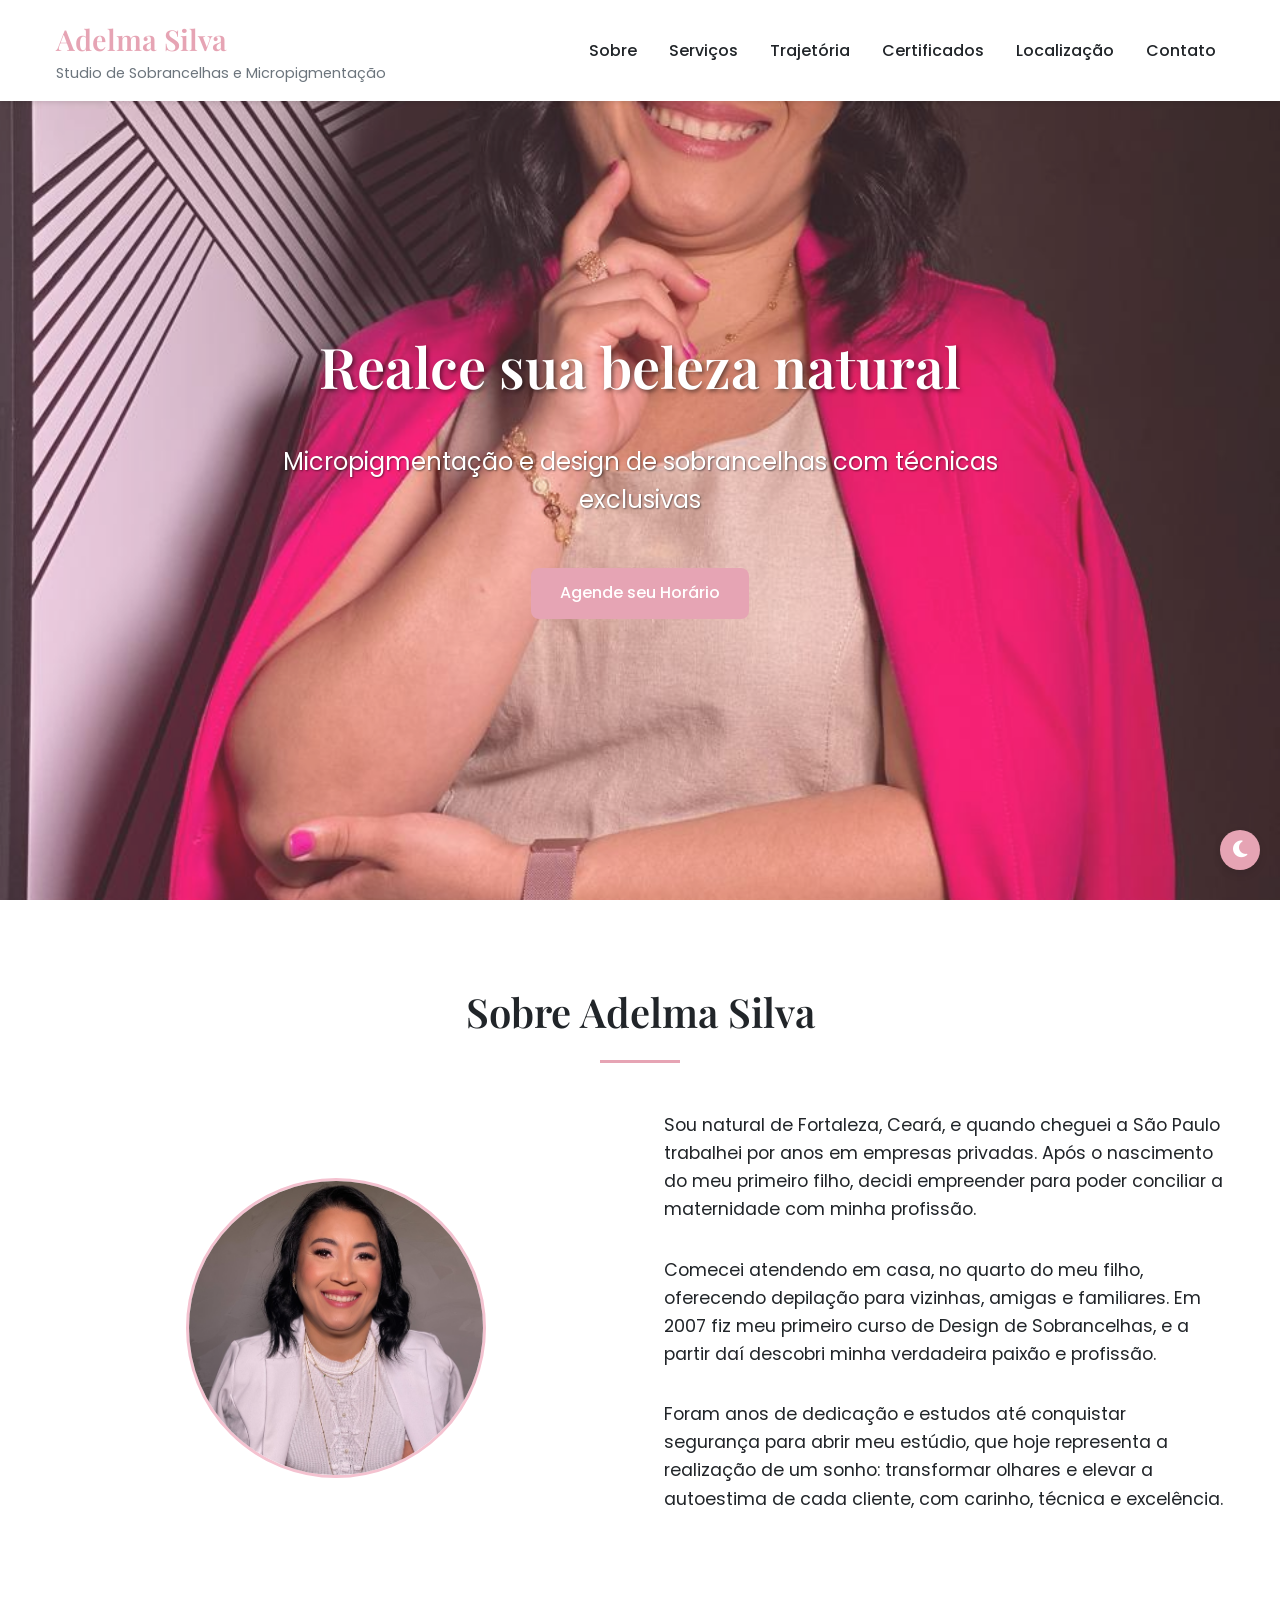
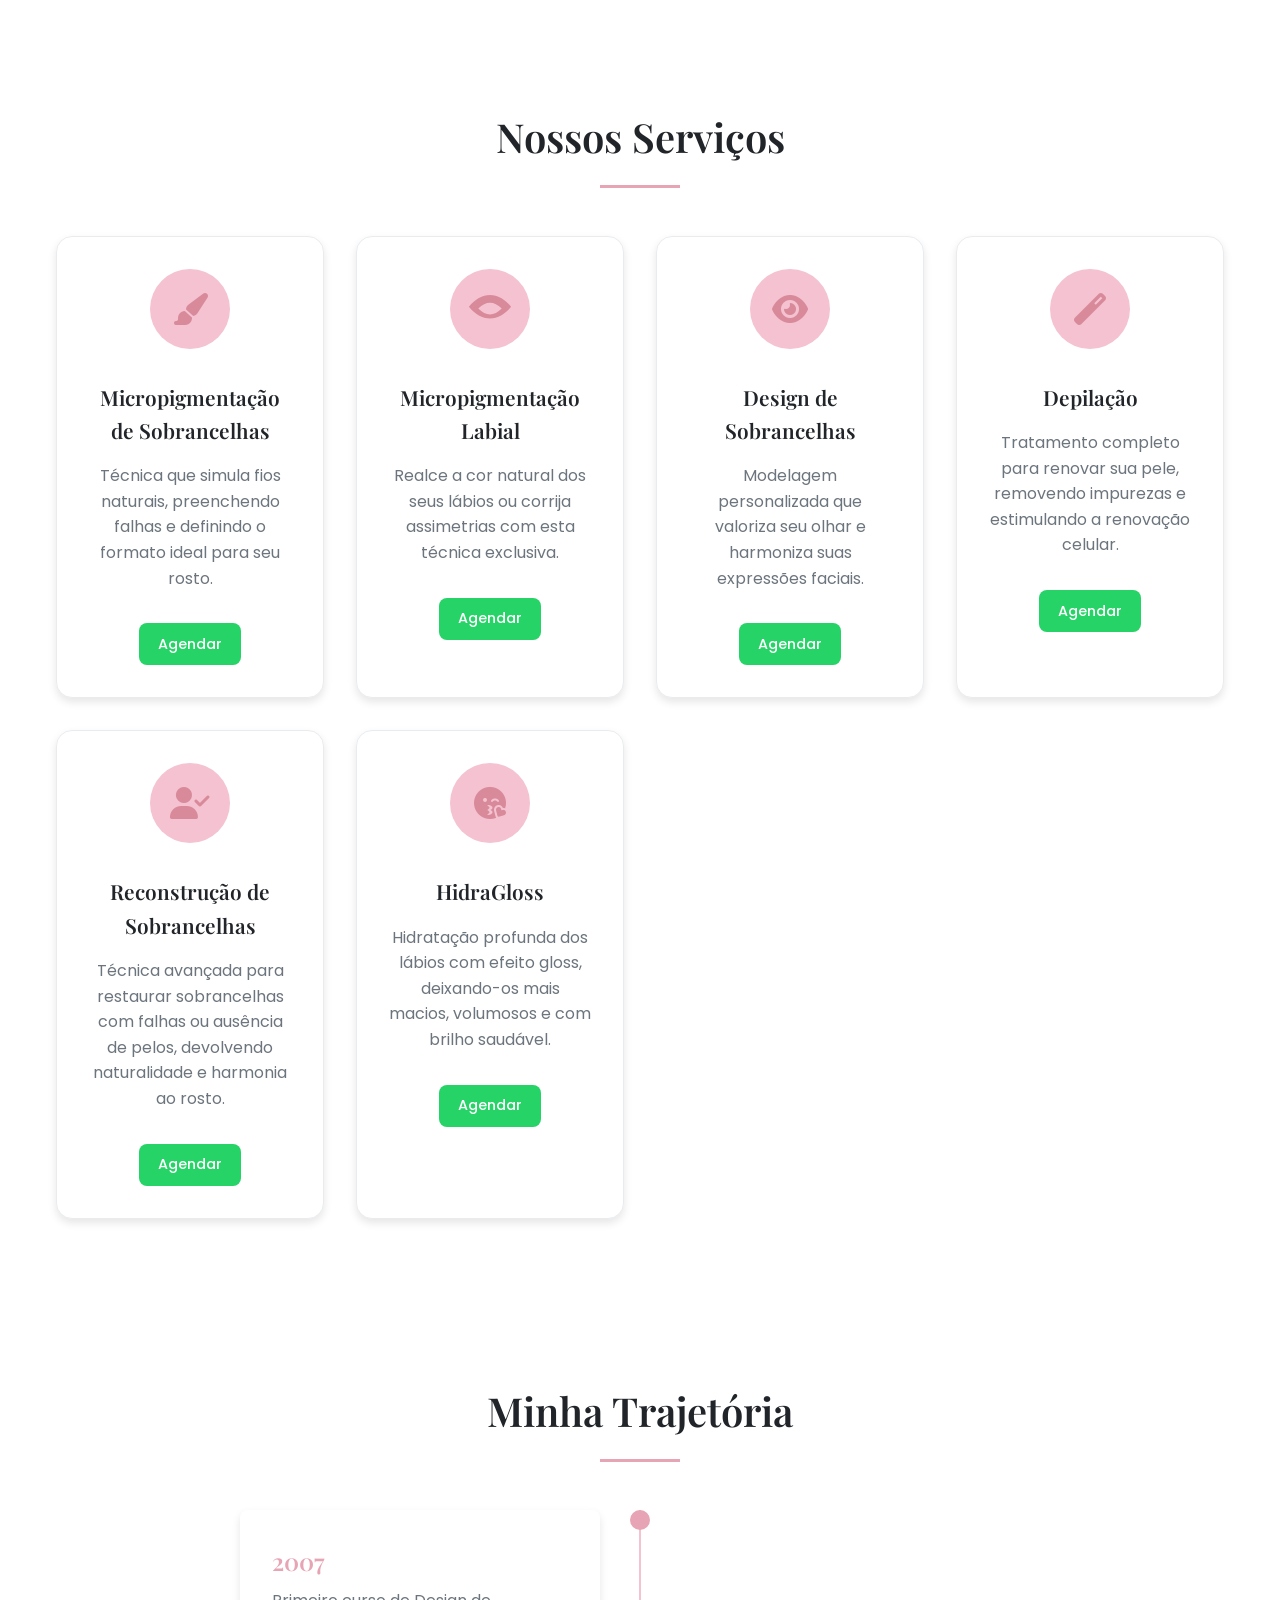
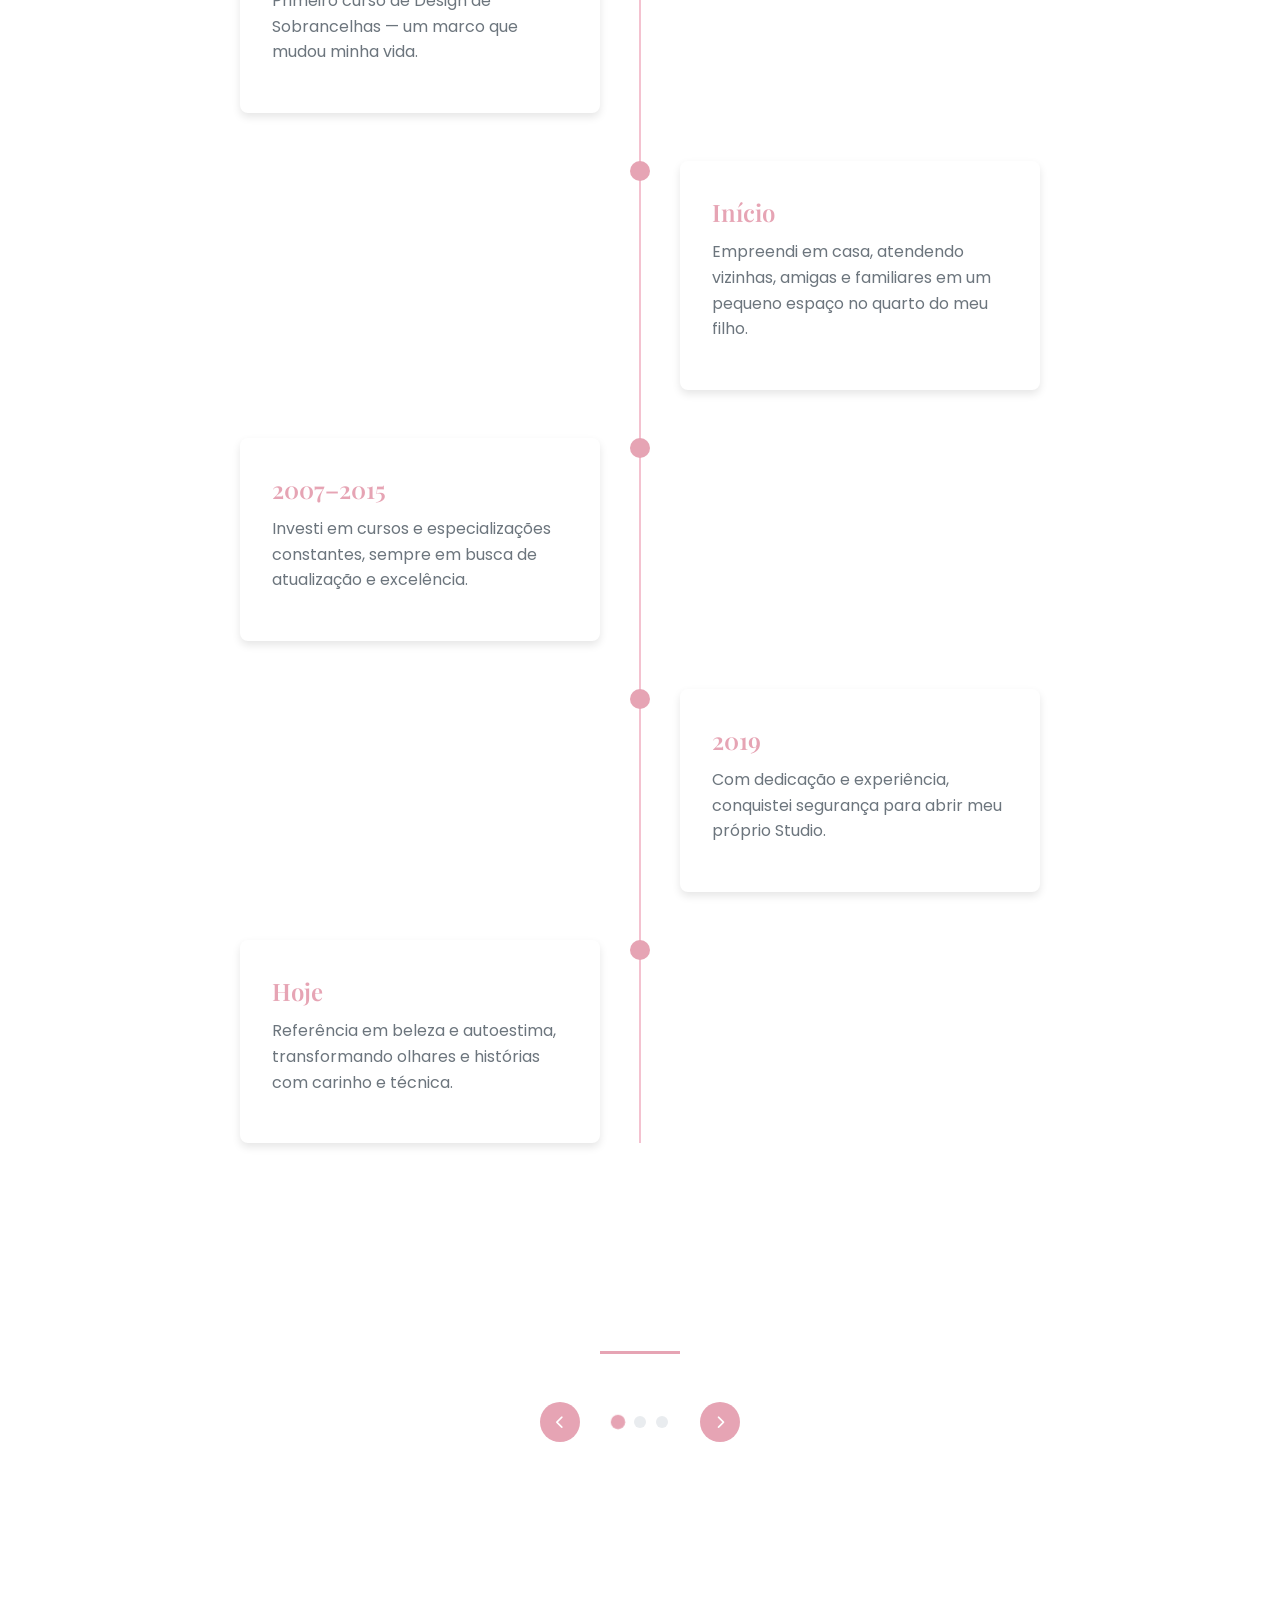
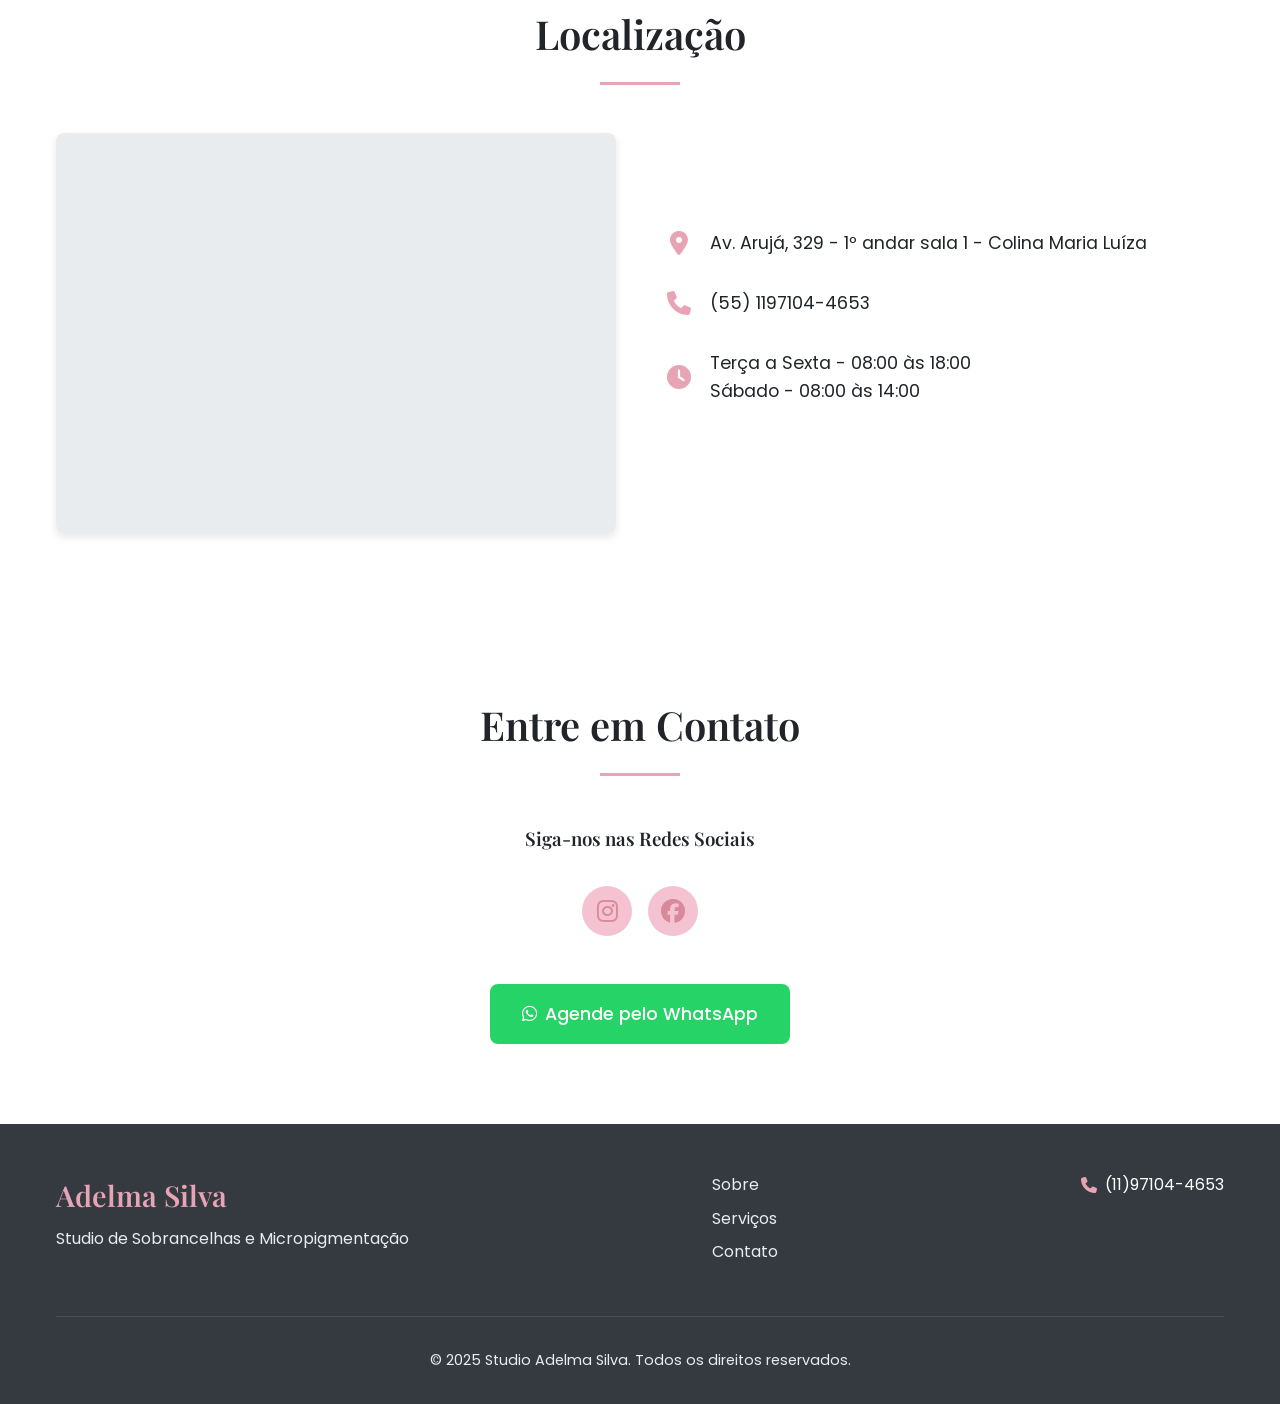
<file: index.html>
<!DOCTYPE html>
<html lang="pt-br">

<head>
    <meta charset="UTF-8">
    <meta name="viewport" content="width=device-width, initial-scale=1.0">
    <title>Adelma Silva Studio - Micropigmentação e Design de Sobrancelhas e Micropigmentação</title>
    <link rel="stylesheet" href="css/styles.css">
    <link rel="stylesheet" href="css/image-styles.css">
    <link rel="stylesheet" href="https://cdnjs.cloudflare.com/ajax/libs/font-awesome/6.0.0/css/all.min.css">
    <link rel="stylesheet" href="https://cdnjs.cloudflare.com/ajax/libs/font-awesome/6.5.0/css/all.min.css">
    <link rel="preconnect" href="https://fonts.googleapis.com">
    <link rel="preconnect" href="https://fonts.gstatic.com" crossorigin>
    <link
        href="https://fonts.googleapis.com/css2?family=Poppins:wght@300;400;500;600;700&family=Playfair+Display:wght@400;500;600;700&display=swap"
        rel="stylesheet">
</head>

<body class="light-mode">
    <div class="theme-toggle">
        <button id="theme-toggle-btn">
            <i class="fas fa-moon dark-icon"></i>
            <i class="fas fa-sun light-icon"></i>
        </button>
    </div>

    <header class="header">
        <div class="container">
            <div class="logo">
                <h1>Adelma Silva</h1>
                <p>Studio de Sobrancelhas e Micropigmentação</p>
            </div>
            <nav class="main-nav">
                <button class="mobile-menu-btn">
                    <span></span>
                    <span></span>
                    <span></span>
                </button>
                <ul class="nav-list">
                    <li><a href="#sobre">Sobre</a></li>
                    <li><a href="#servicos">Serviços</a></li>
                    <li><a href="#timeline">Trajetória</a></li>
                    <li><a href="#certificados">Certificados</a></li>
                    <li><a href="#localizacao">Localização</a></li>
                    <li><a href="#contato">Contato</a></li>
                </ul>
            </nav>
        </div>
    </header>

    <section class="banner" style="background-image: url('images/WhatsApp\ Image\ 2026-04-27\ at\ 21.20.39.jpeg');">
        <div class="container">
            <div class="banner-content">
                <h2>Realce sua beleza natural</h2>
                <p>Micropigmentação e design de sobrancelhas com técnicas exclusivas</p>
                <a href="#contato" class="btn btn-primary">Agende seu Horário</a>
            </div>
        </div>
    </section>

    <section id="sobre" class="sobre section-padding">
        <div class="container">
            <div class="section-header">
                <h2>Sobre Adelma Silva</h2>
                <div class="divider"></div>
            </div>
            <div class="sobre-content">
                <div class="profile-image">
                    <img src="images/adelma.png" alt="Adelma Silva - Especialista em Micropigmentação">
                </div>
                <div class="profile-text">
                    <p>Sou natural de Fortaleza, Ceará, e quando cheguei a São Paulo trabalhei por anos em empresas
                        privadas. Após o nascimento do meu primeiro filho, decidi empreender para poder conciliar a
                        maternidade com minha profissão.</p>
                    <p>Comecei atendendo em casa, no quarto do meu filho, oferecendo depilação para vizinhas, amigas e
                        familiares. Em 2007 fiz meu primeiro curso de Design de Sobrancelhas, e a partir daí descobri
                        minha verdadeira paixão e profissão.</p>
                    <p>Foram anos de dedicação e estudos até conquistar segurança para abrir meu estúdio, que hoje
                        representa a realização de um sonho: transformar olhares e elevar a autoestima de cada cliente,
                        com carinho, técnica e excelência.</p>
                </div>
            </div>
        </div>
    </section>

    <section id="servicos" class="servicos section-padding">
        <div class="container">
            <div class="section-header">
                <h2>Nossos Serviços</h2>
                <div class="divider"></div>
            </div>
            <div class="services-grid">
                <div class="service-card">
                    <div class="service-icon">
                        <i class="fas fa-paint-brush"></i>
                    </div>
                    <h3>Micropigmentação de Sobrancelhas</h3>
                    <p>Técnica que simula fios naturais, preenchendo falhas e definindo o formato ideal para seu rosto.
                    </p>
                    <a href="#" class="btn-whatsapp" data-service="Micropigmentação de Sobrancelhas">Agendar</a>
                </div>
                <div class="service-card">
                    <div class="service-icon">
                        <svg xmlns="http://www.w3.org/2000/svg" viewBox="0 0 512 512" width="50" height="50"
                            fill="currentColor">
                            <path
                                d="M256 352c-78.6 0-152.6-41.7-216-120 63.4-78.3 137.4-120 216-120s152.6 41.7 216 120c-63.4 78.3-137.4 120-216 120zM256 192c-40 0-80 20-120 60 40 40 80 60 120 60s80-20 120-60c-40-40-80-60-120-60z" />
                        </svg>
                    </div>
                    <h3>Micropigmentação Labial</h3>
                    <p>Realce a cor natural dos seus lábios ou corrija assimetrias com esta técnica exclusiva.</p>
                    <a href="#" class="btn-whatsapp" data-service="Micropigmentação Labial">Agendar</a>
                </div>

                <div class="service-card">
                    <div class="service-icon">
                        <i class="fas fa-eye"></i>
                    </div>
                    <h3>Design de Sobrancelhas</h3>
                    <p>Modelagem personalizada que valoriza seu olhar e harmoniza suas expressões faciais.</p>
                    <a href="#" class="btn-whatsapp" data-service="Design de Sobrancelhas">Agendar</a>
                </div>
                <div class="service-card">
                    <div class="service-icon">
                        <i class="fas fa-magic"></i>
                    </div>
                    <h3>Depilação</h3>
                    <p>Tratamento completo para renovar sua pele, removendo impurezas e estimulando a renovação celular.
                    </p>
                    <a href="#" class="btn-whatsapp" data-service="Depilação">Agendar</a>
                </div>
                <div class="service-card">
                    <div class="service-icon">
                        <i class="fas fa-user-check"></i>
                    </div>
                    <h3>Reconstrução de Sobrancelhas</h3>
                    <p>Técnica avançada para restaurar sobrancelhas com falhas ou ausência de pelos, devolvendo
                        naturalidade e harmonia ao rosto.</p>
                    <a href="#" class="btn-whatsapp" data-service="Reconstrução de Sobrancelhas">Agendar</a>
                </div>

                <div class="service-card">
                    <div class="service-icon">
                        <i class="fas fa-kiss-wink-heart"></i>
                    </div>
                    <h3>HidraGloss</h3>
                    <p>Hidratação profunda dos lábios com efeito gloss, deixando-os mais macios, volumosos e com brilho
                        saudável.</p>
                    <a href="#" class="btn-whatsapp" data-service="HidraGloss">Agendar</a>
                </div>
            </div>
        </div>
    </section>

    <section id="timeline" class="timeline section-padding">
        <div class="container">
            <div class="section-header">
                <h2>Minha Trajetória</h2>
                <div class="divider"></div>
            </div>
            <div class="timeline-container">

                <div class="timeline-item">
                    <div class="timeline-dot"></div>
                    <div class="timeline-content">
                        <h3>2007</h3>
                        <p>Primeiro curso de Design de Sobrancelhas — um marco que mudou minha vida.</p>
                    </div>
                </div>

                <div class="timeline-item">
                    <div class="timeline-dot"></div>
                    <div class="timeline-content">
                        <h3>Início</h3>
                        <p>Empreendi em casa, atendendo vizinhas, amigas e familiares em um pequeno espaço no quarto do
                            meu filho.</p>
                    </div>
                </div>

                <div class="timeline-item">
                    <div class="timeline-dot"></div>
                    <div class="timeline-content">
                        <h3>2007–2015</h3>
                        <p>Investi em cursos e especializações constantes, sempre em busca de atualização e excelência.
                        </p>
                    </div>
                </div>

                <div class="timeline-item">
                    <div class="timeline-dot"></div>
                    <div class="timeline-content">
                        <h3>2019</h3>
                        <p>Com dedicação e experiência, conquistei segurança para abrir meu próprio Studio.</p>
                    </div>
                </div>

                <div class="timeline-item">
                    <div class="timeline-dot"></div>
                    <div class="timeline-content">
                        <h3>Hoje</h3>
                        <p>Referência em beleza e autoestima, transformando olhares e histórias com carinho e técnica.
                        </p>
                    </div>
                </div>

            </div>
        </div>
    </section>

    <section id="certificados" class="certificados section-padding">
        <div class="container">
            <div class="section-header">
                <div class="divider"></div>
            </div>
            <div class="testimonial-controls">
                <button class="prev-btn"><i class="fas fa-chevron-left"></i></button>
                <div class="testimonial-dots">
                    <span class="dot active"></span>
                    <span class="dot"></span>
                    <span class="dot"></span>
                </div>
                <button class="next-btn"><i class="fas fa-chevron-right"></i></button>
            </div>
        </div>
    </section>

    <section id="localizacao" class="localizacao section-padding">
        <div class="container">
            <div class="section-header">
                <h2>Localização</h2>
                <div class="divider"></div>
            </div>
            <div class="location-content">
                <div class="map-container">
                    <div class="map-placeholder">
                        <i class="fas fa-map-marker-alt"></i>
                        <p>Mapa será carregado aqui</p>
                    </div>
                </div>
                <div class="address-info">
                    <div class="info-item">
                        <i class="fas fa-map-marker-alt"></i>
                        <p>Av. Arujá, 329 - 1º andar sala 1 - Colina Maria Luíza</p>
                    </div>
                    <div class="info-item">
                        <i class="fas fa-phone"></i>
                        <p>(55) 1197104-4653</p>
                    </div>
                    <div class="info-item">
                            <i class="fas fa-clock"></i>
                            <div class="info-text">
                                <p>Terça a Sexta - 08:00 às 18:00</p>
                                <p>Sábado - 08:00 às 14:00</p>
                            </div>
                        </div>
                    </div>
                </div>
    </section>

    <section id="contato" class="contato section-padding">
        <div class="container">
            <div class="section-header">
                <h2>Entre em Contato</h2>
                <div class="divider"></div>
            </div>
            <div class="contact-content">
            </div>
            <div class="social-media">
                <h3>Siga-nos nas Redes Sociais</h3>
                <div class="social-icons">
                    <a href="https://www.instagram.com/adelmasilvamicro/" class="social-icon"><i
                            class="fab fa-instagram"></i></a>
                    <a href="https://www.facebook.com/adelmasilvamicro/" class="social-icon"><i
                            class="fab fa-facebook"></i></a>
                </div>
                <div class="whatsapp-cta">
                    <a href="#" class="btn btn-whatsapp" id="whatsapp-direct">
                        <i class="fab fa-whatsapp"></i> Agende pelo WhatsApp
                    </a>
                </div>
            </div>
        </div>
    </section>

    <footer class="footer">
        <div class="container">
            <div class="footer-content">
                <div class="footer-logo">
                    <h3>Adelma Silva</h3>
                    <p>Studio de Sobrancelhas e Micropigmentação</p>
                </div>
                <div class="footer-links">
                    <ul>
                        <li><a href="#sobre">Sobre</a></li>
                        <li><a href="#servicos">Serviços</a></li>
                        <li><a href="#contato">Contato</a></li>
                    </ul>
                </div>
                <div class="footer-contact">
                    <p><i class="fas fa-phone"></i>(11)97104-4653</p>
                </div>
            </div>
            <div class="copyright">
                <p>&copy; 2025 Studio Adelma Silva. Todos os direitos reservados.</p>
            </div>
        </div>
    </footer>

    <script src="js/main.js"></script>
</body>

</html>
</file>
<file: css/styles.css>
/* Variáveis CSS */
:root {
    /* Cores principais */
    --color-rose: #e6a4b4;
    --color-rose-dark: #d88a9a;
    --color-rose-light: #f4c2d0;
    --color-gray: #6c757d;
    --color-gray-light: #e9ecef;
    --color-gray-dark: #343a40;
    --color-white: #ffffff;
    --color-black: #212529;
    
    /* Cores de fundo */
    --bg-light: #ffffff;
    --bg-dark: #212529;
    
    /* Cores de texto */
    --text-light: #212529;
    --text-dark: #f8f9fa;
    
    /* Fontes */
    --font-primary: 'Poppins', sans-serif;
    --font-secondary: 'Playfair Display', serif;
    
    /* Espaçamentos */
    --spacing-xs: 0.5rem;
    --spacing-sm: 1rem;
    --spacing-md: 2rem;
    --spacing-lg: 3rem;
    --spacing-xl: 5rem;
    
    /* Bordas */
    --border-radius-sm: 4px;
    --border-radius-md: 8px;
    --border-radius-lg: 16px;
    --border-radius-xl: 24px;
    
    /* Sombras */
    --shadow-sm: 0 2px 4px rgba(0, 0, 0, 0.1);
    --shadow-md: 0 4px 8px rgba(0, 0, 0, 0.1);
    --shadow-lg: 0 8px 16px rgba(0, 0, 0, 0.1);
    
    /* Transições */
    --transition-fast: 0.3s ease;
    --transition-normal: 0.5s ease;
    --transition-slow: 0.8s ease;
}

/* Modo escuro */
.dark-mode {
    --bg-light: #212529;
    --bg-dark: #121416;
    --text-light: #f8f9fa;
    --text-dark: #ffffff;
    --color-gray-light: #343a40;
    --color-rose-light: #d88a9a;
    --shadow-sm: 0 2px 4px rgba(0, 0, 0, 0.3);
    --shadow-md: 0 4px 8px rgba(0, 0, 0, 0.3);
    --shadow-lg: 0 8px 16px rgba(0, 0, 0, 0.3);
}

/* Reset e estilos base */
* {
    margin: 0;
    padding: 0;
    box-sizing: border-box;
}

html {
    scroll-behavior: smooth;
    font-size: 16px;
}

body {
    font-family: var(--font-primary);
    background-color: var(--bg-light);
    color: var(--text-light);
    line-height: 1.6;
    transition: background-color var(--transition-normal), color var(--transition-normal);
    overflow-x: hidden;
}

h1, h2, h3, h4, h5, h6 {
    font-family: var(--font-secondary);
    font-weight: 600;
    margin-bottom: var(--spacing-sm);
    color: var(--text-light);
    transition: color var(--transition-normal);
}

p {
    margin-bottom: var(--spacing-sm);
}

a {
    text-decoration: none;
    color: var(--color-rose);
    transition: color var(--transition-fast);
}

a:hover {
    color: var(--color-rose-dark);
}

ul {
    list-style: none;
}

img {
    max-width: 100%;
    height: auto;
}

.container {
    width: 100%;
    max-width: 1200px;
    margin: 0 auto;
    padding: 0 var(--spacing-sm);
}

.section-padding {
    padding: var(--spacing-xl) 0;
}

.section-header {
    text-align: center;
    margin-bottom: var(--spacing-lg);
}

.section-header h2 {
    font-size: 2.5rem;
    margin-bottom: var(--spacing-sm);
    position: relative;
    display: inline-block;
}

.divider {
    width: 80px;
    height: 3px;
    background-color: var(--color-rose);
    margin: 0 auto;
}

/* Botões */
.btn {
    display: inline-block;
    padding: 0.8rem 1.8rem;
    border-radius: var(--border-radius-md);
    font-weight: 500;
    text-align: center;
    cursor: pointer;
    transition: all var(--transition-fast);
    border: none;
    font-size: 1rem;
}

.btn-primary {
    background-color: var(--color-rose);
    color: var(--color-white);
}

.btn-primary:hover {
    background-color: var(--color-rose-dark);
    color: var(--color-white);
    transform: translateY(-2px);
    box-shadow: var(--shadow-md);
}

.btn-whatsapp {
    background-color: #25D366;
    color: var(--color-white);
    display: inline-flex;
    align-items: center;
    justify-content: center;
    padding: 0.6rem 1.2rem;
    border-radius: var(--border-radius-md);
    font-weight: 500;
    transition: all var(--transition-fast);
}

.btn-whatsapp:hover {
    background-color: #128C7E;
    color: var(--color-white);
    transform: translateY(-2px);
    box-shadow: var(--shadow-md);
}

.btn-whatsapp i {
    margin-right: 0.5rem;
}

/* Alternador de tema */
/* Alternador de tema corrigido (Movido para baixo) */
.theme-toggle {
    position: fixed;
    bottom: 30px; /* Mudamos de 'top' para 'bottom' */
    right: 20px;
    z-index: 1000;
}

/* Deixa o botão um pouco menor no celular para não atrapalhar a leitura */
@media (max-width: 768px) {
    .theme-toggle {
        bottom: 20px;
        right: 15px;
    }
    #theme-toggle-btn {
        width: 45px;
        height: 45px;
    }
}

#theme-toggle-btn {
    background-color: var(--color-rose);
    color: var(--color-white);
    border: none;
    border-radius: 50%;
    width: 40px;
    height: 40px;
    display: flex;
    align-items: center;
    justify-content: center;
    cursor: pointer;
    box-shadow: var(--shadow-md);
    transition: all var(--transition-fast);
}

#theme-toggle-btn:hover {
    background-color: var(--color-rose-dark);
    transform: scale(1.1);
}

.dark-icon, .light-icon {
    font-size: 1.2rem;
}

.light-mode .dark-icon {
    display: block;
}

.light-mode .light-icon {
    display: none;
}

.dark-mode .dark-icon {
    display: none;
}

.dark-mode .light-icon {
    display: block;
}

/* Cabeçalho */
.header {
    position: fixed;
    top: 0;
    left: 10;
    width: 100%;
    background-color: var(--bg-light);
    box-shadow: var(--shadow-sm);
    z-index: 100;
    transition: background-color var(--transition-normal), box-shadow var(--transition-normal);
    padding: var(--spacing-sm) 0;
}

.header .container {
    display: flex;
    justify-content: space-between;
    align-items: center;
}

.logo {
    display: flex;
    flex-direction: column;
    align-items: flex-start;
}

.logo h1 {
    font-size: 1.8rem;
    margin-bottom: 0;
    color: var(--color-rose);
}

.logo p {
    font-size: 0.9rem;
    margin-bottom: 0;
    color: var(--color-gray);
}

.main-nav {
    display: flex;
    align-items: center;
}

.nav-list {
    display: flex;
    gap: var(--spacing-sm);
}

.nav-list a {
    color: var(--text-light);
    font-weight: 500;
    padding: 0.5rem;
    position: relative;
}

.nav-list a::after {
    content: '';
    position: absolute;
    bottom: 0;
    left: 0;
    width: 0;
    height: 2px;
    background-color: var(--color-rose);
    transition: width var(--transition-fast);
}

.nav-list a:hover {
    color: var(--color-rose);
}

.nav-list a:hover::after {
    width: 100%;
}

.mobile-menu-btn {
    display: block;
    margin-right: 20px; /* Essa linha empurra o hambúrguer para a esquerda */
    display: none;
    background: none;
    border: none;
    cursor: pointer;
    width: 30px;
    height: 24px;
    position: relative;
}

.mobile-menu-btn span {
    display: block;
    width: 100%;
    height: 2px;
    background-color: var(--text-light);
    position: absolute;
    left: 0;
    transition: all var(--transition-fast);
}

.mobile-menu-btn span:nth-child(1) {
    top: 0;
}

.mobile-menu-btn span:nth-child(2) {
    top: 50%;
    transform: translateY(-50%);
}

.mobile-menu-btn span:nth-child(3) {
    bottom: 0;
}

/* Banner */
.banner {

    left: -20px;
    min-height: 100vh;
    height: auto;
    padding: 120px 20px 80px;
    background-size: cover;
    background-position: center;
    background-repeat: no-repeat;

    display: flex;
    align-items: center;
    justify-content: center;
    text-align: center;
}


.banner::before {
    content: '';
    position: absolute;
    top: 0;
    left: 0;
    width: 100%;
    height: 100%;
    background-color: var(--color-rose);
    opacity: 0.2;
}

.banner-content {
    position: relative;
    z-index: 1;
    max-width: 800px;
    margin: 0 auto;
    padding: var(--spacing-md);
}

.banner-content h2 {
    font-size: 3.5rem;
    margin-bottom: var(--spacing-md);
    color: var(--color-white);
    text-shadow: 2px 2px 4px rgba(0, 0, 0, 0.5);
}

.banner-content p {
    font-size: 1.5rem;
    margin-bottom: var(--spacing-lg);
    color: var(--color-white);
    text-shadow: 1px 1px 2px rgba(0, 0, 0, 0.5);
}

/* Sobre */
.sobre-content {
    display: flex;
    gap: var(--spacing-lg);
    align-items: center;
}

.profile-image {
    flex: 1;
    display: flex;
    justify-content: center;
}

.profile-image img {
    width: 300px;
    height: 300px;
    border-radius: 50%;
    object-fit: cover;
    border: 3px solid var(--color-rose-light);
}

.profile-text {
    flex: 1;
}

.profile-text p {
    margin-bottom: var(--spacing-md);
    font-size: 1.1rem;
}

/* Serviços */
.services-grid {
    display: grid;
    grid-template-columns: repeat(auto-fit, minmax(250px, 1fr));
    gap: var(--spacing-md);
}

.service-card {
    background-color: var(--bg-light);
    border-radius: var(--border-radius-lg);
    padding: var(--spacing-md);
    text-align: center;
    box-shadow: var(--shadow-md);
    transition: all var(--transition-normal);
    border: 1px solid var(--color-gray-light);
}

.service-card:hover {
    transform: translateY(-10px);
    box-shadow: var(--shadow-lg);
    border-color: var(--color-rose-light);
}

.service-icon {
    width: 80px;
    height: 80px;
    background-color: var(--color-rose-light);
    border-radius: 50%;
    display: flex;
    align-items: center;
    justify-content: center;
    margin: 0 auto var(--spacing-md);
    color: var(--color-rose-dark);
    font-size: 2rem;
    transition: all var(--transition-normal);
}

.service-card:hover .service-icon {
    background-color: var(--color-rose);
    color: var(--color-white);
}

.service-card h3 {
    margin-bottom: var(--spacing-sm);
    font-size: 1.3rem;
}

.service-card p {
    margin-bottom: var(--spacing-md);
    color: var(--color-gray);
}

.service-card .btn-whatsapp {
    font-size: 0.9rem;
}

/* Linha do Tempo */
.timeline-container {
    position: relative;
    max-width: 800px;
    margin: 0 auto;
}

.timeline-container::before {
    content: '';
    position: absolute;
    top: 0;
    left: 50%;
    transform: translateX(-50%);
    width: 2px;
    height: 100%;
    background-color: var(--color-rose-light);
}

.timeline-item {
    position: relative;
    margin-bottom: var(--spacing-lg);
    width: 100%;
}

.timeline-dot {
    position: absolute;
    top: 0;
    left: 50%;
    transform: translateX(-50%);
    width: 20px;
    height: 20px;
    border-radius: 50%;
    background-color: var(--color-rose);
    z-index: 1;
}

.timeline-content {
    position: relative;
    width: 45%;
    padding: var(--spacing-md);
    background-color: var(--bg-light);
    border-radius: var(--border-radius-md);
    box-shadow: var(--shadow-md);
    transition: all var(--transition-normal);
}

.timeline-item:nth-child(odd) .timeline-content {
    left: 0;
}

.timeline-item:nth-child(even) .timeline-content {
    left: 55%;
}

.timeline-content h3 {
    font-size: 1.5rem;
    margin-bottom: var(--spacing-xs);
    color: var(--color-rose);
}

.timeline-content p {
    color: var(--color-gray);
}

/* Certificados */
.certificados-grid {
    display: grid;
    grid-template-columns: repeat(auto-fit, minmax(250px, 1fr));
    gap: var(--spacing-md);
}

.certificado-card {
    background-color: var(--bg-light);
    border-radius: var(--border-radius-lg);
    padding: var(--spacing-md);
    text-align: center;
    box-shadow: var(--shadow-md);
    transition: all var(--transition-normal);
    border: 1px solid var(--color-gray-light);
}

.certificado-card:hover {
    transform: translateY(-5px);
    box-shadow: var(--shadow-lg);
    border-color: var(--color-rose-light);
}

.certificado-icon {
    width: 70px;
    height: 70px;
    background-color: var(--color-rose-light);
    border-radius: 50%;
    display: flex;
    align-items: center;
    justify-content: center;
    margin: 0 auto var(--spacing-md);
    color: var(--color-rose-dark);
    font-size: 1.8rem;
    transition: all var(--transition-normal);
}

.certificado-card:hover .certificado-icon {
    background-color: var(--color-rose);
    color: var(--color-white);
}

.certificado-card h3 {
    margin-bottom: var(--spacing-xs);
    font-size: 1.2rem;
}

.certificado-card p {
    color: var(--color-gray);
    font-style: italic;
}

/* Depoimentos */
.testimonial-slider {
    max-width: 800px;
    margin: 0 auto;
    position: relative;
}

.testimonial-container {
    position: relative;
    overflow: hidden;
    min-height: 300px;
}

.testimonial-item {
    background-color: var(--bg-light);
    border-radius: var(--border-radius-lg);
    padding: var(--spacing-lg);
    box-shadow: var(--shadow-md);
    text-align: center;
    position: absolute;
    top: 0;
    left: 0;
    width: 100%;
    opacity: 0;
    transform: translateX(100%);
    transition: all var(--transition-normal);
}

.testimonial-item.active {
    opacity: 1;
    transform: translateX(0);
}

.client-info {
    margin-bottom: var(--spacing-md);
}

.client-avatar {
    width: 80px;
    height: 80px;
    border-radius: 50%;
    overflow: hidden;
    margin: 0 auto var(--spacing-sm);
    border: 3px solid var(--color-rose-light);
}

.client-avatar img {
    width: 100%;
    height: 100%;
    object-fit: cover;
}

.client-info h4 {
    font-size: 1.2rem;
    margin-bottom: var(--spacing-xs);
}

.stars {
    color: #FFD700;
    margin-bottom: var(--spacing-sm);
}

.testimonial-controls {
    display: flex;
    justify-content: center;
    align-items: center;
    margin-top: var(--spacing-md);
}

.prev-btn, .next-btn {
    background-color: var(--color-rose);
    color: var(--color-white);
    border: none;
    border-radius: 50%;
    width: 40px;
    height: 40px;
    display: flex;
    align-items: center;
    justify-content: center;
    cursor: pointer;
    transition: all var(--transition-fast);
}

.prev-btn:hover, .next-btn:hover {
    background-color: var(--color-rose-dark);
}

.testimonial-dots {
    display: flex;
    gap: 10px;
    margin: 0 var(--spacing-md);
}

.dot {
    width: 12px;
    height: 12px;
    border-radius: 50%;
    background-color: var(--color-gray-light);
    cursor: pointer;
    transition: all var(--transition-fast);
}

.dot.active {
    background-color: var(--color-rose);
    transform: scale(1.2);
}

/* Localização */
.location-content {
    display: flex;
    gap: var(--spacing-lg);
    align-items: center;
    flex-wrap: wrap;
}

.map-container {
    flex: 1;
    min-width: 300px;
    height: 400px;
    border-radius: var(--border-radius-md);
    overflow: hidden;
    box-shadow: var(--shadow-md);
}

.map-placeholder {
    width: 100%;
    height: 100%;
    background-color: var(--color-gray-light);
    display: flex;
    flex-direction: column;
    align-items: center;
    justify-content: center;
    color: var(--color-gray);
}

.map-placeholder i {
    font-size: 3rem;
    margin-bottom: var(--spacing-sm);
}

.address-info {
    flex: 1;
    min-width: 300px;
}

.info-item {
    display: flex;
    align-items: center;
    margin-bottom: var(--spacing-md);
}

.info-item i {
    font-size: 1.5rem;
    color: var(--color-rose);
    margin-right: var(--spacing-sm);
    width: 30px;
    text-align: center;
}

.info-item p {
    margin-bottom: 0;
    font-size: 1.1rem;
}

/* Contato */
.contact-content {
    display: flex;
    gap: var(--spacing-lg);
    flex-wrap: wrap;
}

.contact-form {
    flex: 1;
    min-width: 300px;
}

.form-group {
    margin-bottom: var(--spacing-md);
}

.form-group label {
    display: block;
    margin-bottom: var(--spacing-xs);
    font-weight: 500;
}

.form-group input,
.form-group select,
.form-group textarea {
    width: 100%;
    padding: 0.8rem;
    border: 1px solid var(--color-gray-light);
    border-radius: var(--border-radius-md);
    background-color: var(--bg-light);
    color: var(--text-light);
    font-family: var(--font-primary);
    transition: all var(--transition-fast);
}

.form-group input:focus,
.form-group select:focus,
.form-group textarea:focus {
    outline: none;
    border-color: var(--color-rose);
    box-shadow: 0 0 0 2px var(--color-rose-light);
}

.social-media {
    flex: 1;
    min-width: 300px;
    text-align: center;
}

.social-media h3 {
    margin-bottom: var(--spacing-md);
}

.social-icons {
    display: flex;
    justify-content: center;
    gap: var(--spacing-sm);
    margin-bottom: var(--spacing-lg);
}

.social-icon {
    width: 50px;
    height: 50px;
    border-radius: 50%;
    background-color: var(--color-rose-light);
    display: flex;
    align-items: center;
    justify-content: center;
    color: var(--color-rose-dark);
    font-size: 1.5rem;
    transition: all var(--transition-fast);
}

.social-icon:hover {
    background-color: var(--color-rose);
    color: var(--color-white);
    transform: translateY(-5px);
}

.whatsapp-cta {
    margin-top: var(--spacing-lg);
}

.whatsapp-cta .btn-whatsapp {
    padding: 1rem 2rem;
    font-size: 1.1rem;
}

/* Rodapé */
.footer {
    background-color: var(--color-gray-dark);
    color: var(--color-white);
    padding: var(--spacing-lg) 0 var(--spacing-sm);
}

.footer-content {
    display: flex;
    flex-wrap: wrap;
    justify-content: space-between;
    gap: var(--spacing-lg);
    margin-bottom: var(--spacing-lg);
}

.footer-logo h3 {
    color: var(--color-rose);
    font-size: 1.8rem;
    margin-bottom: var(--spacing-xs);
}

.footer-logo p {
    color: var(--color-gray-light);
}

.footer-links ul {
    display: flex;
    flex-direction: column;
    gap: var(--spacing-xs);
}

.footer-links a {
    color: var(--color-gray-light);
}

.footer-links a:hover {
    color: var(--color-rose);
}

.footer-contact p {
    display: flex;
    align-items: center;
    margin-bottom: var(--spacing-xs);
}

.footer-contact i {
    margin-right: var(--spacing-xs);
    color: var(--color-rose);
}

.copyright {
    text-align: center;
    padding-top: var(--spacing-md);
    border-top: 1px solid rgba(255, 255, 255, 0.1);
    font-size: 0.9rem;
    color: var(--color-gray-light);
}

/* Responsividade */
@media (max-width: 992px) {
    html {
        font-size: 15px;
    }
    
    .sobre-content {
        flex-direction: column;
    }
    
    .timeline-content {
        width: 80%;
    }
    
    .timeline-item:nth-child(odd) .timeline-content,
    .timeline-item:nth-child(even) .timeline-content {
        left: 10%;
    }
    
    .timeline-container::before {
        left: 10%;
    }
    
    .timeline-dot {
        left: 10%;
    }
}

@media (max-width: 768px) {
    html {
        font-size: 14px;
    }
    
    .mobile-menu-btn {
        display: block;
    }
    
    .nav-list {
        position: fixed;
        top: 70px;
        left: 0;
        width: 100%;
        background-color: var(--bg-light);
        flex-direction: column;
        align-items: center;
        padding: var(--spacing-md) 0;
        box-shadow: var(--shadow-md);
        transform: translateY(-100%);
        opacity: 0;
        visibility: hidden;
        transition: all var(--transition-normal);
        z-index: 99;
    }
    
    .nav-list.active {
        transform: translateY(0);
        opacity: 1;
        visibility: visible;
    }
    
    .banner-content h2 {
        font-size: 2.5rem;
    }
    
    .banner-content p {
        font-size: 1.2rem;
    }
    
    .section-header h2 {
        font-size: 2rem;
    }
    
    .timeline-content {
        width: 85%;
    }
    
    .timeline-item:nth-child(odd) .timeline-content,
    .timeline-item:nth-child(even) .timeline-content {
        left: 15%;
    }
    
    .timeline-container::before {
        left: 7%;
    }
    
    .timeline-dot {
        left: 7%;
    }
}

@media (max-width: 576px) {
    .banner {
        height: 80vh;
    }
    
    .banner-content h2 {
        font-size: 2rem;
    }
    
    .banner-content p {
        font-size: 1rem;
    }
    
    .section-header h2 {
        font-size: 1.8rem;
    }
    
    .timeline-content {
        width: 80%;
    }
    
    .timeline-item:nth-child(odd) .timeline-content,
    .timeline-item:nth-child(even) .timeline-content {
        left: 20%;
    }
    
    .timeline-container::before {
        left: 10%;
    }
    
    .timeline-dot {
        left: 10%;
    }
    
    .testimonial-item {
        padding: var(--spacing-md);
    }
    
    .client-avatar {
        width: 60px;
        height: 60px;
        font-size: 2rem;
    }
}

/* ========================= */
/* 🔥 AJUSTES RESPONSIVOS 🔥 */
/* ========================= */

/* Evita scroll lateral bugado */
body {
    overflow-x: hidden;
}

/* Melhor comportamento de imagens */
img {
    max-width: 100%;
    height: auto;
    display: block;
}

/* ========================= */
/* TABLET (até 992px) */
/* ========================= */
@media (max-width: 992px) {

    .sobre-content {
        flex-direction: column;
        text-align: center;
    }

    .profile-image img {
        width: 220px;
        height: 220px;
    }

    .timeline-content {
        width: 80%;
    }

    .timeline-item:nth-child(odd) .timeline-content,
    .timeline-item:nth-child(even) .timeline-content {
        left: 10%;
    }

    .timeline-container::before {
        left: 10%;
    }

    .timeline-dot {
        left: 10%;
    }
}

/* ========================= */
/* MOBILE (até 768px) */
/* ========================= */
@media (max-width: 768px) {

    html {
        font-size: 14px;
    }

    /* MENU */
    .nav-list {
        top: 60px;
    }

    /* BANNER */
    .banner {
        height: auto;
        padding: 100px 20px 60px;
    }

    .banner-content h2 {
        font-size: 2.2rem;
    }

    .banner-content p {
        font-size: 1.1rem;
    }

    /* SOBRE */
    .sobre-content {
        flex-direction: column;
        text-align: center;
    }

    /* GRID SERVIÇOS */
    .services-grid {
        grid-template-columns: 1fr;
    }

    /* 🔥 TIMELINE CORRIGIDA */
    .timeline-container::before {
        left: 20px;
    }

    .timeline-item {
        margin-left: 40px;
    }

    .timeline-dot {
        left: 20px;
    }

    .timeline-content {
        width: 100%;
        left: 0 !important;
    }

    /* LOCALIZAÇÃO */
    .location-content {
        flex-direction: column;
    }

    .map-container {
        height: 300px;
    }

    /* CONTATO */
    .contact-content {
        flex-direction: column;
    }

    .social-icons {
        flex-wrap: wrap;
    }

    /* BOTÕES */
    .btn,
    .btn-whatsapp {
        width: 100%;
        max-width: 300px;
    }
}

/* ========================= */
/* CELULAR PEQUENO (até 576px) */
/* ========================= */
@media (max-width: 576px) {

    .banner-content h2 {
        font-size: 1.8rem;
    }

    .banner-content p {
        font-size: 1rem;
    }

    .section-header h2 {
        font-size: 1.6rem;
    }

    .profile-image img {
        width: 180px;
        height: 180px;
    }

    .timeline-item {
        margin-left: 30px;
    }

    .timeline-container::before {
        left: 15px;
    }

    .timeline-dot {
        left: 15px;
    }
}
</file>
<file: css/image-styles.css>
/* Imagem de banner para o fundo */
.banner {
    background: linear-gradient(rgba(0, 0, 0, 0.5), rgba(0, 0, 0, 0.5)), url('../images/banner-bg.jpg');
    background-size: cover;
    background-position: center;
}

/* Placeholder para quando não houver imagem de banner */
.banner.no-image {
    background: linear-gradient(135deg, var(--color-rose-dark), var(--color-rose), var(--color-rose-light));
}

/* Estilo para imagem de perfil quando disponível */
.profile-image img {
    width: 300px;
    height: 300px;
    border-radius: 50%;
    object-fit: cover;
    border: 3px solid var(--color-rose-light);
}

/* Estilo para placeholder de imagem de cliente nos depoimentos */
.client-avatar img {
    width: 80px;
    height: 80px;
    border-radius: 50%;
    object-fit: cover;
    border: 3px solid var(--color-rose-light);
}
</file>
